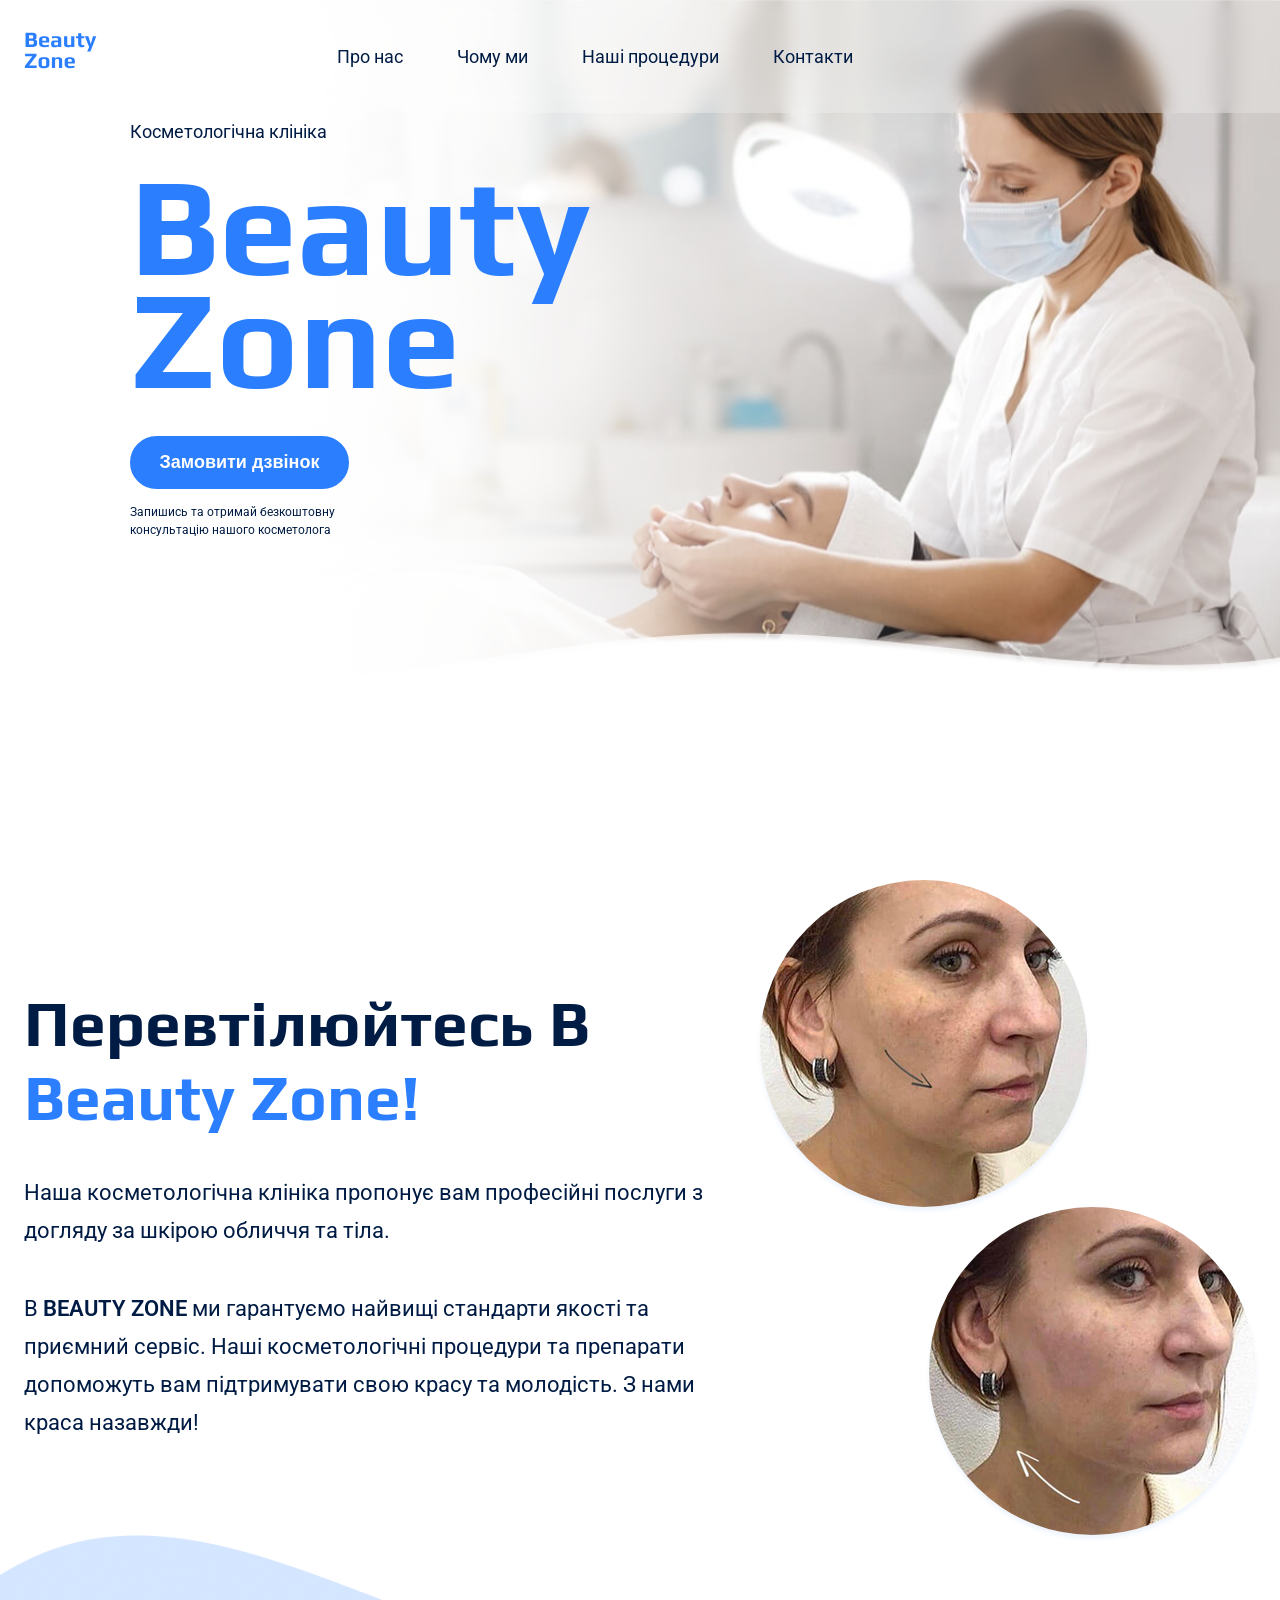
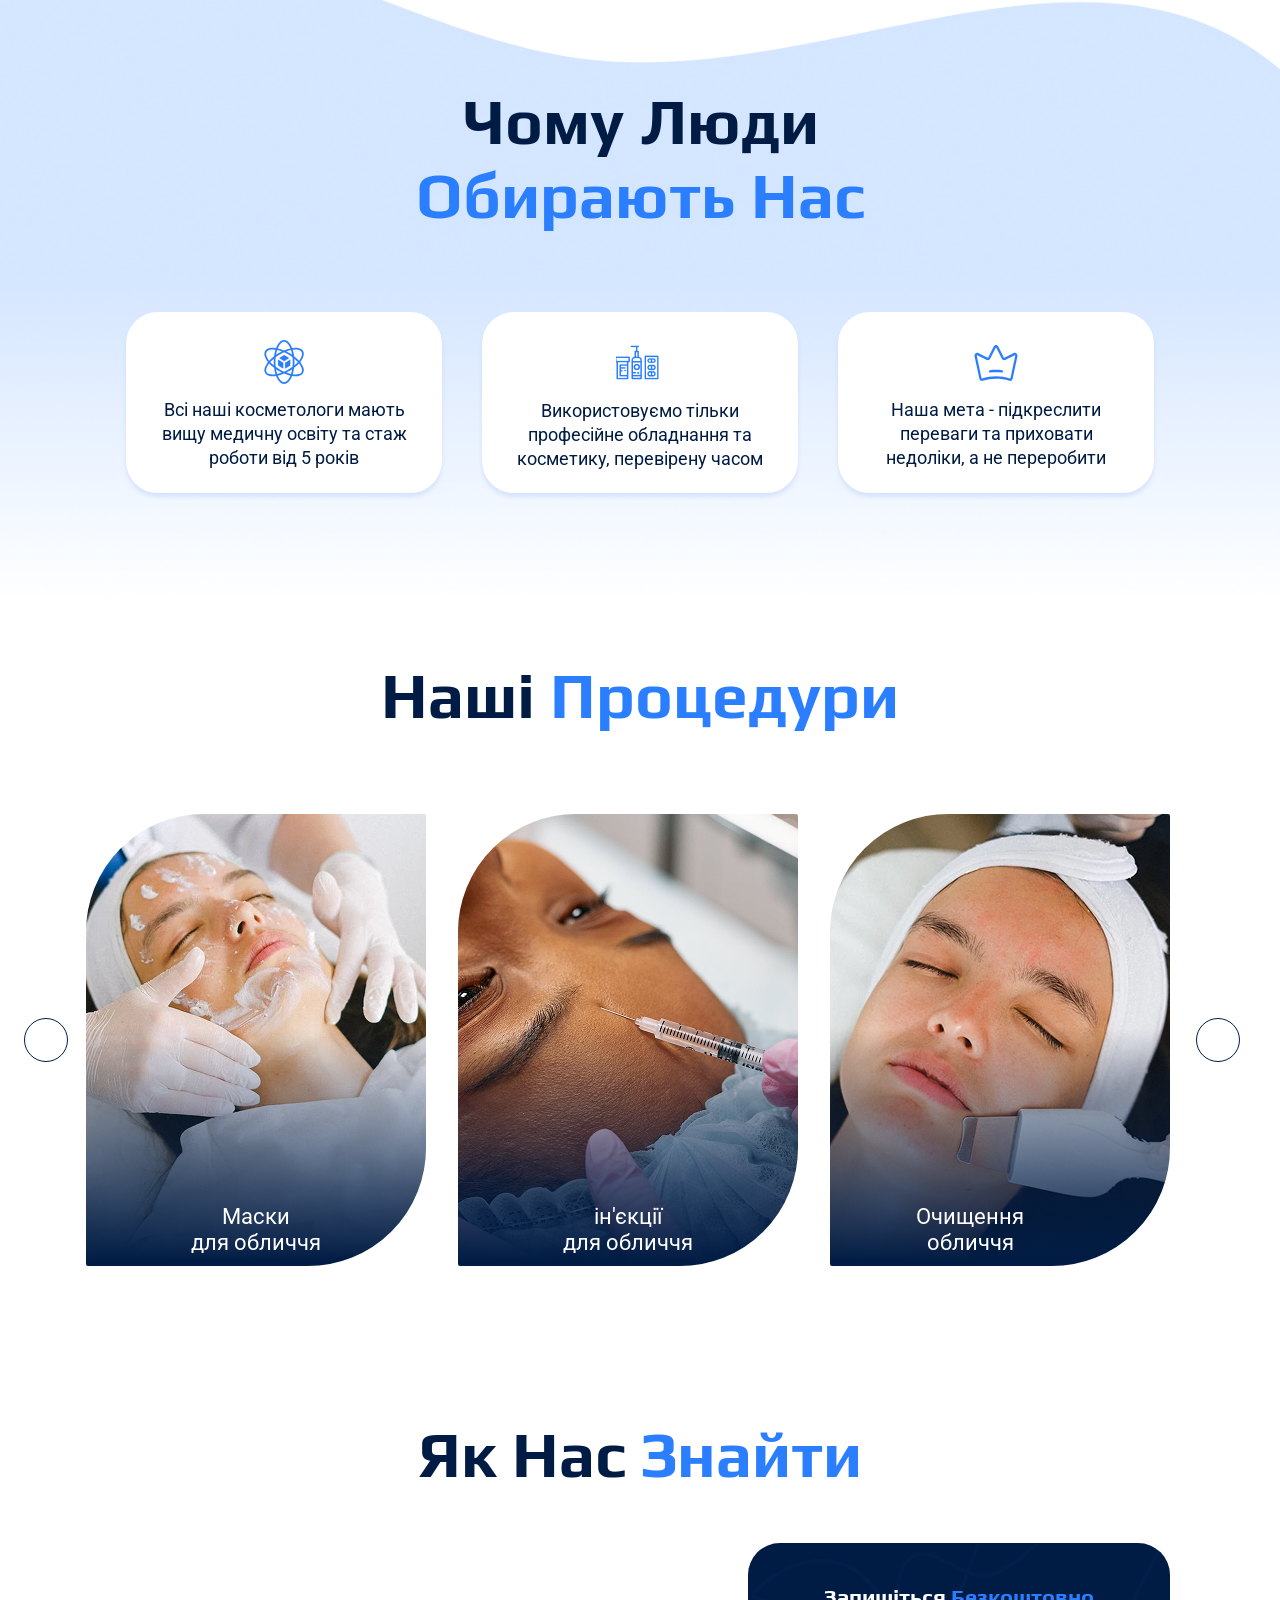
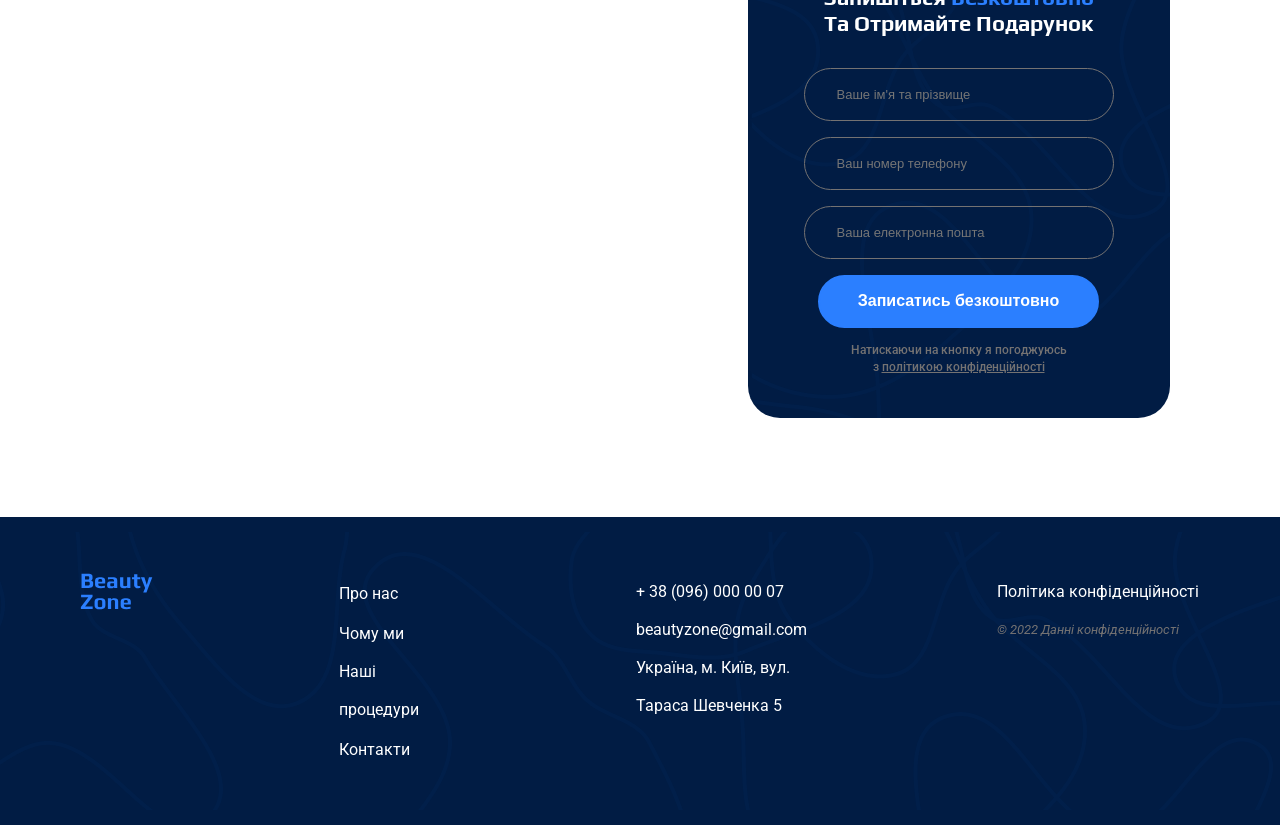
<file: index.html>
<!doctype html>
<html lang="en">
  <head>
    <meta charset="UTF-8" />
    <meta name="viewport" content="width=device-width, initial-scale=1.0" />
    <title>Beauty zone</title>
    <style></style>
    <link rel="stylesheet" href="./css/main.css" />
    <link
      rel="stylesheet"
      href="https://cdn.jsdelivr.net/npm/swiper@9/swiper-bundle.min.css"
    />
    <link rel="preconnect" href="https://fonts.googleapis.com" />
    <link rel="preconnect" href="https://fonts.gstatic.com" crossorigin />
    <link
      href="https://fonts.googleapis.com/css2?family=Play:wght@400;700&family=Roboto:ital,wdth,wght@0,75..100,100..900;1,75..100,100..900&display=swap"
      rel="stylesheet"
    />
  </head>
  <body>
    <header class="header">
      <div class="container">
        <div class="header__header-container">
          <a href="./index.html">
            <img
              src="./images2/logo.svg"
              alt="Логотип косметологічної компанії"
            />
          </a>
          <nav class="header__header-nav">
            <ul class="header__header-menu">
              <li>
                <a class="header__header-link" href="#about-us-section"
                  >Про нас</a
                >
              </li>
              <li>
                <a class="header__header-link" href="#why-us-section"
                  >Чому ми</a
                >
              </li>
              <li>
                <a class="header__header-link" href="#procedures-section"
                  >Наші процедури</a
                >
              </li>
              <li>
                <a class="header__header-link" href="#contakts-section"
                  >Контакти</a
                >
              </li>
            </ul>
          </nav>
          <div class="header__header-logos">
            <ul class="header__address-logos-header">
              <li class="header__adress-icon">
                <a href="#">
                  <svg class="header__adress-icons" width="32" height="32">
                    <use href="./icons/telephone-logo.svg"></use>
                  </svg>
                </a>
              </li>
              <li class="header__adress-icon">
                <a href="#">
                  <svg class="adress-icons" width="32" height="32">
                    <use href="./icons/icon-instagram.svg"></use>
                  </svg>
                </a>
              </li>
              <li class="header__adress-icon">
                <a href="#">
                  <svg class="adress-icons" width="32" height="32">
                    <use href="./icons/icon-fasebook.svg"></use>
                  </svg>
                </a>
              </li>
            </ul>
            <button
              class="header__burger mobile-menu__menu-button-open"
              type="button"
            >
              <svg width="24px" height="24px">
                <use href="./images2/menu.svg"></use>
              </svg>
            </button>
          </div>
          <div class="mobile-menu">
            <div class="mobile-menu__container">
              <a href="./index.html">
                <img
                  src="./images2/logo.svg"
                  alt="Логотип косметологічної компанії"
                />
              </a>
              <nav class="header__header-nav mobile-menu__header-nav">
                <ul class="header__header-menu mobile-menu__header-menu">
                  <li>
                    <a class="header__header-link" href="#about-us-section"
                      >Про нас</a
                    >
                  </li>
                  <li>
                    <a class="header__header-link" href="#why-us-section"
                      >Чому ми</a
                    >
                  </li>
                  <li>
                    <a class="header__header-link" href="#procedures-section"
                      >Наші процедури</a
                    >
                  </li>
                  <li>
                    <a class="header__header-link" href="#contakts-section"
                      >Контакти</a
                    >
                  </li>
                </ul>
              </nav>
              <div class="header__header-logos mobile-menu__header-logos">
                <ul
                  class="header__address-logos-header mobile-menu__address-logos-menu"
                >
                  <li class="header__adress-icon">
                    <a href="#">
                      <svg class="header__adress-icons" width="32" height="32">
                        <use href="./icons/telephone-logo.svg"></use>
                      </svg>
                    </a>
                  </li>
                  <li class="header__adress-icon">
                    <a href="#">
                      <svg class="adress-icons" width="32" height="32">
                        <use href="./icons/icon-instagram.svg"></use>
                      </svg>
                    </a>
                  </li>
                  <li class="header__adress-icon">
                    <a href="#">
                      <svg class="adress-icons" width="32" height="32">
                        <use href="./icons/icon-fasebook.svg"></use>
                      </svg>
                    </a>
                  </li>
                </ul>
              </div>
              <button
                class="menu-button-close mobile-menu__button-close"
                type="button"
              >
                Close
              </button>
            </div>
          </div>
        </div>
      </div>
    </header>
    <main>
      <section class="hero-section">
        <div class="container">
          <div class="hero-section__hero-container">
            <div class="hero-section__hero-text">
              <p class="hero-section__kosmetology">Косметологічна клініка</p>
              <h1 class="hero-section__hero-title">Beauty zone</h1>
              <button class="button modal-button-open" type="button">
                Замовити дзвінок
              </button>
              <p class="hero-section__call-and-get">
                Запишись та отримай безкоштовну <br />
                консультацію нашого косметолога
              </p>
            </div>
          </div>
        </div>
      </section>
      <section class="about-us-section" id="about-us-section">
        <div class="container">
          <div class="about-us-section__about-us-container">
            <svg class="about-us-section__star">
              <use href="./icons/Star.svg" width="35" height="35"></use>
            </svg>
            <svg class="about-us-section__star-small">
              <use href="./icons/Star.svg" width="16" height="16"></use>
            </svg>
            <svg class="about-us-section__star-large">
              <use href="./icons/Star.svg" width="64" height="64"></use>
            </svg>
            <div class="about-us-section__about-us-text">
              <h2 class="about-us-section__transformation-tittle">
                Перевтілюйтесь в
                <span class="about-us-section__transformation"
                  >Beauty zone!</span
                >
              </h2>
              <p class="about-us-section__about-text">
                Наша косметологічна клініка пропонує вам професійні послуги з
                догляду за шкірою обличчя та тіла.
              </p>

              <p class="about-us-section__about-text">
                B
                <span class="about-us-section__wide-text">Beauty zone</span> ми
                гарантуємо найвищі стандарти якості та приємний сервіс. Наші
                косметологічні процедури та препарати допоможуть вам
                підтримувати свою красу та молодість. З нами краса назавжди!
              </p>
            </div>
            <a href="/index.html">
              <img
                class="about-us-section__about-us-images"
                src="./images2/1.png"
                alt="обличчя жінки до процедури"
              />
              <img
                class="about-us-section__about-us-images after"
                src="./images2/2.png"
                alt="обличчя жінки після процедури"
              />
            </a>
          </div>
        </div>
      </section>
      <div class="wave">
        <section class="why-us-section" id="why-us-section">
          <div class="container">
            <h2 class="section-title why-us-section__why-tittle">
              Чому люди
              <span class="why-us-section__why"><br />обирають нас</span>
            </h2>
            <div class="why-us-section__why-us-container">
              <ul class="why-us-section__items">
                <li class="why-us-section__why-item">
                  <img
                    src="./images2/game-icons_materials-science.svg"
                    alt="фізика"
                  />
                  <p class="why-us-section__why-us-text">
                    Всі наші косметологи мають вищу медичну освіту та стаж
                    роботи від 5 років
                  </p>
                </li>
                <li class="why-us-section__why-item">
                  <img
                    src="./images2/medicinecosmeticsbottletreatment_109776 1.png"
                    alt="медикаменти"
                  />
                  <p class="why-us-section__why-us-text">
                    Використовуємо тільки професійне обладнання та косметику,
                    перевірену часом
                  </p>
                </li>
                <li class="why-us-section__why-item">
                  <img src="./images2/ph_crown-light.svg" alt="корона" />
                  <p class="why-us-section__why-us-text">
                    Наша мета - підкреслити переваги та приховати недоліки, а не
                    переробити
                  </p>
                </li>
              </ul>
            </div>
          </div>
        </section>
        <section id="procedures-section">
          <div class="container">
            <h2 class="section-title">
              Наші <span class="procedures-section__procedures">процедури</span>
            </h2>
            <div class="procedures-section__procedures__slider">
              <button class="carousel__carousel-button" type="button">
                <svg class="carousel__carousel-arrow" width="32" height="32">
                  <use href="./icons/carusel-button.svg"></use>
                </svg>
              </button>
              <div class="procedures-section__container swiper-container">
                <ul class="procedures-section__procedures-list swiper-wrapper">
                  <li class="procedures-section__procedures-items swiper-slide">
                    <article class="procedures-section__procedures-card-1">
                      <p class="procedures-section__procedures-text">
                        Маски<br />
                        для обличчя
                      </p>
                    </article>
                  </li>
                  <li class="procedures-section__procedures-items swiper-slide">
                    <article class="procedures-section__procedures-card-2">
                      <p class="procedures-section__procedures-text">
                        iн'єкції<br />
                        для обличчя
                      </p>
                    </article>
                  </li>
                  <li class="procedures-section__procedures-items swiper-slide">
                    <article class="procedures-section__procedures-card-3">
                      <p class="procedures-section__procedures-text">
                        Очищення<br />обличчя
                      </p>
                    </article>
                  </li>
                  <li class="procedures-section__procedures-items swiper-slide">
                    <article class="procedures-section__procedures-card-1">
                      <p class="procedures-section__procedures-text">
                        Маски<br />
                        для обличчя
                      </p>
                    </article>
                  </li>
                  <li class="procedures-section__procedures-items swiper-slide">
                    <article class="procedures-section__procedures-card-2">
                      <p class="procedures-section__procedures-text">
                        iн'єкції<br />
                        для обличчя
                      </p>
                    </article>
                  </li>
                  <li class="procedures-section__procedures-items swiper-slide">
                    <article class="procedures-section__procedures-card-3">
                      <p class="procedures-section__procedures-text">
                        Очищення<br />обличчя
                      </p>
                    </article>
                  </li>
                </ul>
              </div>
              <button class="carousel__carousel-button next" type="button">
                <svg class="carousel__carousel-arrow" width="32" height="32">
                  <use href="./icons/carusel-button.svg"></use>
                </svg>
              </button>
            </div>
          </div>
        </section>
      </div>
      <section id="contakts-section">
        <div class="container">
          <h2 class="section-title contakts-section__section-title">
            Як нас <span class="contakts-section__where">знайти</span>
          </h2>
          <div class="contakts-section__find-us-container">
            <iframe
              class="contakts-section__map"
              src="https://www.google.com/maps/embed?pb=!1m18!1m12!1m3!1d1268.7230455731217!2d30.77303471744384!3d50.50726609288503!2m3!1f0!2f0!3f0!3m2!1i1024!2i768!4f13.1!3m3!1m2!1s0x40d4d97de411b701%3A0x48116b28f7f00d94!2z0YPQuy4g0KLQsNGA0LDRgdCwINCo0LXQstGH0LXQvdC60L4sIDUsINCR0YDQvtCy0LDRgNGLLCDQmtC40LXQstGB0LrQsNGPINC-0LHQu9Cw0YHRgtGMLCAwNzQwMA!5e0!3m2!1sru!2sua!4v1757618641084!5m2!1sru!2sua"
              style="border: 0"
              allowfullscreen=""
              loading="lazy"
              referrerpolicy="no-referrer-when-downgrade"
            ></iframe>
            <form class="form contakts-section__form" name="contact-form">
              <h2 class="form__form-tittle">
                Запишіться
                <span class="contakts-section__where">безкоштовно</span> <br />
                та отримайте подарунок
              </h2>
              <div class="form__form-field">
                <label class="form__labellabel hidden" for="user-name"
                  >Ваше ім'я та прізвище</label
                >
                <input
                  pattern="^[Є-ЯҐа-їґ]+\s[Є-ЯҐа-іґ]+$"
                  class="form__input"
                  type="text"
                  id="user-name"
                  placeholder="Ваше ім'я та прізвище"
                  required
                />
              </div>
              <div class="form__form-field">
                <label class="label hidden" for="user-phone"
                  >Ваш номер телефону</label
                >
                <input
                  pattern="[\+]\d{3}\s[\(]\d{2}[\)]\s\d{3}[\-]\d{2}[\-]\d{2}"
                  class="form__input"
                  type="text"
                  id="user-phone"
                  placeholder="Ваш номер телефону"
                  required
                />
              </div>
              <div class="form__form-field">
                <label class="form__label hidden" for="user-ea"
                  >Ваша електронна пошта</label
                >
                <input
                  class="form__input"
                  type="email"
                  id="email"
                  placeholder="Ваша електронна пошта"
                  required
                />
              </div>
              <button class="button form__button-form" type="submit">
                Записатись безкоштовно
              </button>
              <p class="useless">
                Натискаючи на кнопку я погоджуюсь<br />
                з
                <a class="useless-link" href="#">політикою конфіденційності</a>
              </p>
            </form>
          </div>
        </div>
      </section>
    </main>
    <footer class="footer">
      <div class="container">
        <div class="footer__footer-container">
          <div class="footer__footer-logo">
            <a href="#">
              <img
                src="./images2/logo.svg"
                alt="Логотип косметологічної компанії"
              />
            </a>
          </div>
          <div class="footer__footer-nav">
            <nav>
              <ul>
                <li class="footer__footer-text">
                  <a class="footer__footer-link" href="#">Про нас</a>
                </li>
                <li class="footer__footer-text">
                  <a class="footer__footer-link" href="#">Чому ми</a>
                </li>
                <li class="footer__footer-text">
                  <a class="footer__footer-link" href="#">Наші процедури</a>
                </li>
                <li class="footer__footer-text">
                  <a class="footer__footer-link" href="#">Контакти</a>
                </li>
              </ul>
            </nav>
          </div>
          <div class="footer-addres">
            <address class="footer__footer-address">
              <ul class="footer__address-links">
                <li class="footer__footer-text">
                  <a class="footer__address-links" href="tel:+380960000007"
                    >+ 38 (096) 000 00 07</a
                  >
                </li>
                <li class="footer__footer-text">
                  <a
                    class="footer__address-links"
                    href="mailto:beautyzone@gmail.com"
                    >beautyzone@gmail.com</a
                  >
                </li>
                <li class="footer__footer-text">
                  <a
                    class="footer__address-links"
                    href="https://maps.app.goo.gl/ui9dRhUchpuA1HGF8"
                    target="_blank"
                    >Україна, м. Київ, вул. Тараса Шевченка 5</a
                  >
                </li>
              </ul>
              <address>
                <a class="politics2" href="" target="_blank"
                  >Політика конфіденційності</a
                >
              </address>
              <ul class="footer__address-logos">
                <li class="footer__adress-icon">
                  <a href="#">
                    <svg class="footer__adress-icons" width="42" height="42">
                      <use href="./icons/telephone-logo.svg"></use>
                    </svg>
                  </a>
                </li>
                <li class="footer__adress-icon">
                  <a href="#">
                    <svg class="footer__adress-icons" width="42" height="42">
                      <use href="./icons/icon-instagram.svg"></use>
                    </svg>
                  </a>
                </li>
                <li class="footer__adress-icon">
                  <a href="#">
                    <svg class="footer__adress-icons" width="42" height="42">
                      <use href="./icons/icon-fasebook.svg"></use>
                    </svg>
                  </a>
                </li>
              </ul>
            </address>
          </div>
          <div class="confidance">
            <address>
              <a class="politics1" href="" target="_blank"
                >Політика конфіденційності</a
              >
              <p class="footer__konfidance">
                &copy; 2022 Данні конфіденційності
              </p>
            </address>
          </div>
        </div>
      </div>
    </footer>
    <div class="backdrop is-hidden">
      <div class="modal">
        <button class="modal__modal-button-close" type="button">Close</button>
        <form class="form modal__modal-form" name="contact-form">
          <h1 class="modal__modal-form-tittle">
            Замовити<br />
            дзвінок
          </h1>
          <h2 class="form__form-tittle">
            Запишіться <span class="contakts-section__where">безкоштовно</span>
            <br />
            та отримайте подарунок
          </h2>
          <div class="modal__moodal-div">
            <div class="form__form-field">
              <label class="form__label hidden" for="user-name-modal"
                >Ваше ім'я та прізвище</label
              >
              <input
                class="form__input"
                type="text"
                id="user-name-modal"
                placeholder="Ваше ім'я та прізвище"
                required
              />
            </div>
            <div class="form__form-field">
              <label class="form__label hidden" for="user-phone-modal"
                >Ваш номер телефону</label
              >
              <input
                class="form__input"
                type="text"
                id="user-phone-modal"
                placeholder="Ваш номер телефону"
                required
              />
            </div>
            <div class="form__form-field">
              <label class="form__label hidden" for="user-ea-modal"
                >Ваша електронна пошта</label
              >
              <input
                class="form__input"
                type="email"
                id="user-ea-modal"
                placeholder="Ваша електронна пошта"
                required
              />
            </div>
          </div>
          <button class="button form__button-form" type="submit">
            Записатись безкоштовно
          </button>
          <p class="useless">
            Натискаючи на кнопку я погоджуюсь<br />
            з <a class="useless-link" href="#">політикою конфіденційності</a>
          </p>
        </form>
      </div>
    </div>
    <script src="https://cdn.jsdelivr.net/npm/swiper@9/swiper-bundle.min.js"></script>
    <script src="./js/mobile-menu.js"></script>
    <script src="./js/modal.js"></script>
    <script src="./js/formates-slider.js"></script>
  </body>
</html>
</file>
<file: css/main.css>
@charset "UTF-8";
.roboto {
  font-family: "Roboto", sans-serif;
  font-optical-sizing: auto;
  font-weight: weight;
  font-style: normal;
  font-variation-settings: "wdth";
}

.play-regular {
  font-family: "Play", sans-serif;
  font-weight: 400;
  font-style: normal;
}

.play-bold {
  font-family: "Play", sans-serif;
  font-weight: 700;
  font-style: normal;
}

:root {
  --color-brand-light: #2b7fff;
  --color-brand-dark: #011c44;
  --color-brand-white: #ffffff;
  --color-secondary-light: #747272;
}

ul {
  list-style: none;
  margin: 0;
  padding: 0;
}

*,
*::after,
*::before {
  box-sizing: border-box;
}

body {
  color: var(--color-brand-dark);
  font-family: "Roboto", sans-serif;
  font-weight: 400;
  font-size: 22px;
  line-height: 173%;
  margin: 0;
  max-width: 100%;
  overflow-x: hidden;
}

h1,
h2,
h3,
h4,
h5,
h6 {
  font-weight: 700;
  font-size: 64px;
  margin-bottom: 80px;
  line-height: normal;
}

h1,
h2 {
  font-family: "Play", sans-serif;
  font-weight: 700;
  text-transform: capitalize;
}

a {
  display: inline-block;
}

p {
  margin-top: 0;
  display: block;
}

section {
  padding-top: 96px;
}

.container {
  width: 100%;
  max-width: 1288px;
  margin: 0 auto;
  padding: 0 24px;
}

@keyframes blueStar {
  25% {
    transform: scale(1);
  }
  50% {
    transform: scale(1.2);
  }
  75% {
    transform: scale(1.3);
  }
  100% {
    transform: scale(1);
  }
}
.wave {
  background-image: url(../images2/background.png);
  background-size: cover;
  background-repeat: no-repeat;
}

.section-title {
  font-size: 32px;
  text-align: center;
}
@media screen and (min-width: 1200px) {
  .section-title {
    text-align: center;
    font-size: 64px;
  }
}

/*Button*/
.button {
  color: #ffffff;
  background: var(--color-brand-light);
  border: 2px solid var(--color-brand-light);
  border-radius: 32px;
  font-size: 18px;
  font-weight: 600;
  cursor: pointer;
  width: 219px;
  height: 53px;
  margin-bottom: 14px;
}

.button:hover {
  color: var(--color-brand-dark);
  background-color: transparent;
}

/*header*/
.header {
  position: absolute;
  padding-top: 32px;
  padding-bottom: 32px;
  width: 100%;
}
@media screen and (min-width: 1200px) {
  .header {
    backdrop-filter: blur(10px);
    background: rgba(255, 255, 255, 0.25);
  }
}
.header__header-container {
  display: flex;
  justify-content: space-between;
}
@media screen and (min-width: 1200px) {
  .header__header-container {
    display: flex;
    align-items: center;
    gap: 240px;
  }
}
.header__address-logos-header {
  display: none;
}
@media screen and (min-width: 1200px) {
  .header__address-logos-header {
    fill: var(--color-brand-dark);
    display: flex;
    gap: 32px;
  }
}
.header__header-menu {
  display: none;
}
@media screen and (min-width: 1200px) {
  .header__header-menu {
    display: flex;
    justify-content: center;
    gap: 54px;
    font-size: 18px;
  }
}
.header__header-nav {
  flex-grow: 1;
  display: flex;
  align-items: center;
}
.header__header-link {
  color: var(--color-brand-dark);
  cursor: pointer;
  font-weight: 400;
  font-size: 18px;
  text-decoration: none;
  transition: transform 0.3s;
}
.header__header-link:hover {
  color: var(--color-brand-light);
  transform: scale(1.1);
}
.header__burger {
  padding-left: 0;
  display: block;
  background-color: transparent;
  fill: var(--color-brand-light);
  justify-content: end;
}
@media screen and (min-width: 1200px) {
  .header__burger {
    display: none;
  }
}

.mobile-menu {
  position: fixed;
  top: 0;
  left: 0;
  width: 100%;
  height: 100%;
  background-color: var(--color-brand-white);
  transform: translateX(100%);
  transition: transform 0.3s;
  display: none;
}
.mobile-menu__container {
  display: block;
  padding-left: 20px;
  padding-top: 16px;
}
@media screen and (min-width: 1200px) {
  .mobile-menu__container {
    display: none;
  }
}
.mobile-menu__header-menu {
  margin-top: 32px;
  display: block;
}
@media screen and (min-width: 1200px) {
  .mobile-menu__header-menu {
    display: none;
  }
}
.mobile-menu__address-logos-menu {
  display: flex;
  gap: 16px;
  margin-top: 16px;
}
@media screen and (min-width: 1200px) {
  .mobile-menu__address-logos-menu {
    fill: var(--color-brand-dark);
    display: none;
    gap: 32px;
  }
}
.mobile-menu__is-open {
  transform: translateX(0);
  display: flex;
}
.mobile-menu__button-close {
  position: absolute;
  top: 16px;
  right: 24px;
}
.mobile-menu__menu-button-open {
  border: none;
}

/*hero-section*/
.hero-section {
  background-image: linear-gradient(94deg, #fff 9.65%, rgba(255, 255, 255, 0.85) 26.08%, rgba(255, 255, 255, 0.19) 52.74%, rgba(255, 255, 255, 0) 74.46%), url(../images2/фон.png);
  background-repeat: no-repeat;
  background-position: center top;
  background-size: cover;
  flex-grow: 1;
  padding-bottom: 233px;
  display: flex;
  align-items: center;
}
@media screen and (min-width: 1200px) {
  .hero-section__hero-container {
    padding-top: 17px;
    display: flex;
    align-items: center;
  }
}
.hero-section__kosmetology {
  font-size: 12px;
}
@media screen and (min-width: 1200px) {
  .hero-section__kosmetology {
    font-weight: 400;
    font-size: 18px;
  }
}
.hero-section__call-and-get {
  font-size: 12px;
  line-height: 150%;
}
.hero-section__hero-text {
  align-items: center;
  text-align: center;
}
@media screen and (min-width: 1200px) {
  .hero-section__hero-text {
    margin-left: 106px;
    text-align: left;
  }
}
.hero-section__hero-title {
  text-align: center;
  font-weight: 700;
  font-size: 54px;
  color: var(--color-brand-light);
  margin-bottom: 32px;
  line-height: 81%;
  margin-top: 0;
}
@media screen and (min-width: 1200px) {
  .hero-section__hero-title {
    font-size: 140px;
    margin-top: 16px;
    line-height: 81%;
    margin-bottom: 40px;
    max-width: 530px;
    text-align: left;
  }
}
.hero-section__section-title {
  font-family: "Play", sans-serif;
  font-weight: 700;
  font-size: 64px;
}
.hero-section__link {
  color: #faf4ea;
}

/*about us section*/
@media screen and (min-width: 768px) {
  .about-us-section__about-us-container {
    display: flex;
    justify-content: space-between;
    gap: 40px;
    align-items: center;
  }
}
.about-us-section__transformation-tittle {
  max-width: 320px;
  font-size: 32px;
  margin-bottom: 24px;
}
@media screen and (min-width: 768px) {
  .about-us-section__transformation-tittle {
    font-weight: 700;
    font-size: 64px;
    margin-bottom: 40px;
    max-width: 710px;
  }
}
.about-us-section__about-us-text {
  max-width: 710px;
}
.about-us-section__about-text {
  max-width: 320px;
  font-size: 18px;
}
@media screen and (min-width: 768px) {
  .about-us-section__about-text {
    margin-bottom: 40px;
    font-size: 22px;
    max-width: 709px;
  }
}
.about-us-section__wide-text {
  font-weight: 600;
  text-transform: uppercase;
}
.about-us-section__transformation {
  color: var(--color-brand-light);
}
.about-us-section__about-us-images {
  display: none;
}
@media screen and (min-width: 1200px) {
  .about-us-section__about-us-images {
    display: flex;
    border-radius: 360px;
    box-shadow: 0 4px 4px 0 rgba(168, 198, 245, 0.2);
  }
}
.about-us-section__about-us-images.after {
  margin-left: 169px;
}
.about-us-section__star {
  position: absolute;
  top: 1200px;
  right: 0;
}
@media screen and (min-width: 1200px) {
  .about-us-section__star {
    position: absolute;
    top: 1000px;
    right: 100px;
    animation: blueStar linear 10s infinite;
    fill: var(--color-brand-light);
  }
}
.about-us-section__star-small {
  display: none;
}
@media screen and (min-width: 1200px) {
  .about-us-section__star-small {
    display: flex;
    position: absolute;
    top: 1200px;
    right: 100px;
    animation: blueStar linear 10s infinite;
    fill: var(--color-secondary-light);
  }
}
.about-us-section__star-large {
  display: none;
}
@media screen and (min-width: 1200px) {
  .about-us-section__star-large {
    display: flex;
    position: absolute;
    top: 1350px;
    right: 550px;
    animation: blueStar linear 10s infinite;
    fill: var(--color-brand-dark);
  }
}

/*why us section*/
.why-us-section__why-us-container {
  display: flex;
  justify-content: center;
  gap: 56px;
}
@media screen and (min-width: 1200px) {
  .why-us-section__items {
    display: flex;
    justify-content: space-between;
    gap: 40px;
  }
}
.why-us-section__why-tittle {
  font-size: 32px;
}
@media screen and (min-width: 1200px) {
  .why-us-section__why-tittle {
    text-align: center;
    font-size: 64px;
  }
}
.why-us-section__why {
  color: var(--color-brand-light);
}
.why-us-section__why-us-text {
  font-weight: 400;
  font-size: 18px;
  line-height: 133%;
}
.why-us-section__why-item {
  border: 2px solid var(--color-brand-white);
  border-radius: 32px;
  box-shadow: 0 4px 4px 0 rgba(168, 198, 245, 0.38);
  background-color: var(--color-brand-white);
  text-align: center;
  padding-left: 32px;
  padding-right: 32px;
  padding-top: 24px;
  padding-bottom: 24px;
  height: 181px;
  width: 316px;
  margin-bottom: 16px;
}

/*procedures section*/
.procedures-section {
  max-width: 1216px;
}
.procedures-section__procedures__slider {
  max-width: 1216px;
  text-align: center;
  justify-content: space-between;
  align-items: center;
  display: flex;
  gap: 16px;
}
.procedures-section__procedures-card-1 {
  background-image: linear-gradient(180deg, rgba(1, 28, 68, 0) 47.4%, rgba(1, 28, 68, 0.73) 82.66%, #011c44 99.06%), url(../images2/3.png);
  border: 2px solid var(--color-brand-white);
  text-align: center;
  border-radius: 120px 4px;
  width: 344px;
  height: 456px;
  transition: transform 0.3s;
}
.procedures-section__procedures-card-2 {
  background-image: linear-gradient(180deg, rgba(1, 28, 68, 0) 47.4%, rgba(1, 28, 68, 0.73) 82.66%, #011c44 99.06%), url(../images2/4.png);
  border: 2px solid var(--color-brand-white);
  text-align: center;
  border-radius: 120px 4px;
  width: 344px;
  height: 456px;
  transition: transform 0.3s;
}
.procedures-section__procedures-card-3 {
  background-image: linear-gradient(180deg, rgba(1, 28, 68, 0) 47.4%, rgba(1, 28, 68, 0.73) 82.66%, #011c44 99.06%), url(../images2/5.png);
  border: 2px solid var(--color-brand-white);
  text-align: center;
  border-radius: 120px 4px;
  width: 344px;
  height: 456px;
  transition: transform 0.3s;
  padding-right: 60px;
}
.procedures-section__procedures-card-1:hover, .procedures-section__procedures-card-2:hover, .procedures-section__procedures-card-3:hover {
  transform: scale(1.05);
}
.procedures-section__procedures-item {
  padding: 77px;
}
.procedures-section__procedures-text {
  color: var(--color-brand-white);
  font-weight: 400;
  font-size: 22px;
  line-height: 118%;
  text-align: center;
  margin-top: 390px;
}
.procedures-section__procedures {
  color: var(--color-brand-light);
}

.pagination {
  display: flex;
  align-items: center;
  justify-content: center;
}

.pagination__button {
  width: 12px;
  height: 12px;
  padding: 0;
  background-color: var(--color-secondary-dark);
  border-radius: 50%;
}

.pagination__button--active {
  background-color: var(--color-brand-normal);
}

.swiper-container {
  overflow: hidden;
}

/*carusel-button*/
.carousel__carousel-button {
  flex-shrink: 0;
  align-items: center;
  justify-content: center;
  width: 44px;
  height: 44px;
  padding: 0;
  fill: var(--color-brand-dark);
  background-color: transparent;
  border-radius: 50%;
  border: 1px solid var(--color-brand-dark);
  cursor: pointer;
  display: none;
}
@media screen and (min-width: 768px) {
  .carousel__carousel-button {
    display: flex;
    flex-shrink: 0;
    align-items: center;
    justify-content: center;
    width: 44px;
    height: 44px;
    padding: 0;
    fill: var(--color-brand-dark);
    background-color: transparent;
    border-radius: 50%;
    border: 1px solid var(--color-brand-dark);
    cursor: pointer;
  }
}
.carousel__carousel-button:hover {
  background-color: var(--color-brand-light);
  fill: var(--color-brand-white);
  border-color: var(--color-brand-light);
}
.carousel__carousel-button.next {
  transform: rotate(180deg);
}

/* where to find us section*/
.contakts-section__find-us-container {
  align-items: center;
  display: flex;
  flex-direction: column-reverse;
  padding-bottom: 0;
}
@media screen and (min-width: 1200px) {
  .contakts-section__find-us-container {
    flex-direction: row;
    display: flex;
    justify-content: center;
    gap: 32px;
    padding-bottom: 96px;
  }
}
.contakts-section__section-title {
  margin-bottom: 24px;
}
@media screen and (min-width: 1200px) {
  .contakts-section__section-title {
    margin-bottom: 48px;
  }
}
.contakts-section__form {
  max-width: 320px;
}
@media screen and (min-width: 1200px) {
  .contakts-section__form {
    max-width: 422px;
  }
}
.contakts-section__map {
  width: calc(100% + 48px);
  padding-top: 24px;
}
@media screen and (min-width: 1200px) {
  .contakts-section__map {
    border-radius: 32px;
    width: 605px;
    height: 482px;
    padding-top: 0;
  }
}
.contakts-section__where {
  color: var(--color-brand-light);
}

/*footer*/
.footer {
  background-image: url(../images2/background2.png);
  background-repeat: no-repeat;
  background-position: center;
  position: relative;
  background-color: var(--color-brand-dark);
}
.footer .footer::after {
  width: 278px;
  height: 160px;
  background-size: 100%;
  right: 0;
  bottom: 0;
  position: absolute;
  background-repeat: no-repeat;
  background-image: url("../images2/medicaments.png");
  content: "";
}
.footer__footer-container {
  padding-top: 32px;
  text-align: center;
}
@media screen and (min-width: 1200px) {
  .footer__footer-container {
    text-align: left;
    display: flex;
    gap: 186px;
    padding: 56px;
  }
}
.footer__footer-addres {
  display: flex;
  gap: 186px;
}
.footer__address-links {
  display: none;
}
@media screen and (min-width: 1200px) {
  .footer__address-links {
    display: block;
    font-weight: 400;
    max-width: 192px;
    font-size: 16px;
    color: var(--color-brand-white);
    text-decoration: none;
    font-style: normal;
  }
}
.footer__address-logos {
  display: flex;
  justify-content: center;
  align-items: center;
  fill: var(--color-brand-white);
}
@media screen and (min-width: 1200px) {
  .footer__address-logos {
    justify-content: start;
    display: flex;
    width: 42px;
    height: 42px;
    fill: var(--color-brand-white);
  }
}
.footer__footer-link {
  color: var(--color-brand-white);
  cursor: pointer;
  font-weight: 400;
  font-size: 16px;
  text-decoration: none;
  transition: transform 0.3s;
}
.footer .politics1 {
  font-style: normal;
  font-weight: 400;
  font-size: 16px;
  color: var(--color-brand-white);
  text-decoration: none;
  display: flex;
  width: 203px;
}
@media screen and (max-width: 1200px) {
  .footer .politics1 {
    justify-content: center;
    display: none;
    font-weight: 400;
    font-size: 16px;
    color: var(--color-brand-white);
    text-decoration: none;
  }
}
.footer .politics2 {
  font-style: normal;
  font-weight: 400;
  font-size: 16px;
  color: var(--color-brand-white);
  text-decoration: none;
  display: none;
}
@media screen and (max-width: 1200px) {
  .footer .politics2 {
    justify-content: center;
    display: flex;
    font-weight: 400;
    font-size: 16px;
    color: var(--color-brand-white);
    text-decoration: none;
  }
}
.footer__footer-link:hover {
  color: var(--color-brand-light);
  transform: scale(1.1);
}
.footer__footer {
  background-color: var(--color-brand-dark);
}
.footer__konfidance {
  font-weight: 400;
  font-size: 13px;
  color: var(--color-secondary-light);
}
.footer .information:hover {
  color: var(--color-brand-white);
}

/*Form*/
.form {
  max-width: 320;
  display: block;
  text-align: center;
  border-radius: 32px;
  background-color: var(--color-brand-dark);
  color: var(--color-brand-white);
  max-height: 482px;
  background-image: url(../images2/form-back.png);
  padding: 41px;
}
@media screen and (min-width: 768px) {
  .form {
    background-image: url(../images2/form-back.png);
    display: block;
    text-align: center;
    border-radius: 32px;
    background-color: var(--color-brand-dark);
    color: var(--color-brand-white);
    max-height: 482px;
    width: 423px;
    padding: 41px;
  }
}
.form__form-tittle {
  margin-top: 0;
  font-weight: 600;
  font-size: 22px;
  text-align: center;
  margin-bottom: 32px;
}
.form__form-field {
  position: relative;
  align-items: center;
  margin-bottom: 16px;
}
.form__input {
  border: 1px solid var(--color-secondary-light);
  border-radius: 360px;
  background-color: transparent;
  width: 310px;
  padding: 18px 32px;
  font-size: 13px;
  max-width: 241px;
}
@media screen and (min-width: 1200px) {
  .form__input {
    border: 1px solid var(--color-secondary-light);
    border-radius: 360px;
    background-color: transparent;
    width: 310px;
    padding: 18px 32px;
    font-size: 13px;
    max-width: 310px;
  }
}
.form__input:focus {
  border: 1px solid var(--color-secondary-light);
  background-color: var(--color-secondary-light);
  outline: none;
}
.form__lable {
  top: 16px;
  left: 42px;
  font-size: 16px;
  line-height: 1.17;
  color: var(--color-primary-grey);
}
.form__button-form {
  border-radius: 32px;
  width: 241px;
  font-size: 16px;
}
@media screen and (min-width: 1200px) {
  .form__button-form {
    border-radius: 32px;
    width: 281px;
  }
}

.useless {
  font-weight: 500;
  font-size: 12px;
  line-height: 146%;
  text-align: center;
  color: var(--color-secondary-light);
  margin-bottom: 0;
}

.useless-link {
  color: var(--color-secondary-light);
  text-decoration: underline;
}

.hidden {
  position: absolute;
  left: -10000px;
  top: auto;
  width: 1px;
  height: 1px;
  overflow: hidden;
}

.backdrop {
  display: flex;
  justify-content: center;
  align-items: center;
  position: fixed;
  padding: 20px;
  top: 0;
  bottom: 0;
  right: 0;
  left: 0;
  background-color: rgba(0, 0, 0, 0.5);
  transition: opacity 0.3s, visibility 0.3s;
}

.backdrop.is-hidden {
  opacity: 0;
  visibility: hidden;
  pointer-events: none;
}

.modal {
  max-width: 300px;
  position: relative;
  width: 100%;
  border-radius: 48px;
  max-width: 723px;
  max-height: 681px;
  height: 100%;
  background-color: var(--color-brand-white);
}
@media screen and (min-width: 1200px) {
  .modal {
    position: relative;
    width: 100%;
    border-radius: 48px;
    max-width: 723px;
    max-height: 681px;
    height: 100%;
    background-color: var(--color-brand-white);
  }
}
.modal__modal-form {
  width: 100%;
  height: 100%;
  border-radius: 48px;
  max-width: 723px;
  max-height: 681px;
}
.modal__modal-div {
  justify-content: center;
  align-items: center;
}
.modal__modal-button-close {
  position: absolute;
  top: 40px;
  right: 40px;
  transition-property: transform;
  transition-duration: 1s;
  border: 2px solid;
  border-radius: 48px;
  border-color: var(--color-brand-light);
  background-color: var(--color-brand-light);
  color: var(--color-primary-dark);
  cursor: pointer;
}
.modal__modal-button-close:hover {
  background-color: var(--color-background);
  transform: scale(1.5);
  transform: rotate(1turn);
}
.modal__modal-form-tittle {
  font-size: 50px;
  font-weight: 700;
  margin-bottom: 40px;
}
@media screen and (min-width: 1200px) {
  .modal__modal-form-tittle {
    font-size: 64px;
  }
}
.modal .backdrop {
  display: flex;
  justify-content: center;
  align-items: center;
  position: fixed;
  padding: 20px;
  top: 0;
  bottom: 0;
  right: 0;
  left: 0;
  background-color: rgba(0, 0, 0, 0.5);
  transition: opacity 0.3s, visibility 0.3s;
}
.modal .backdrop.is-hidden {
  opacity: 0;
  visibility: hidden;
  pointer-events: none;
}/*# sourceMappingURL=main.css.map */
</file>
